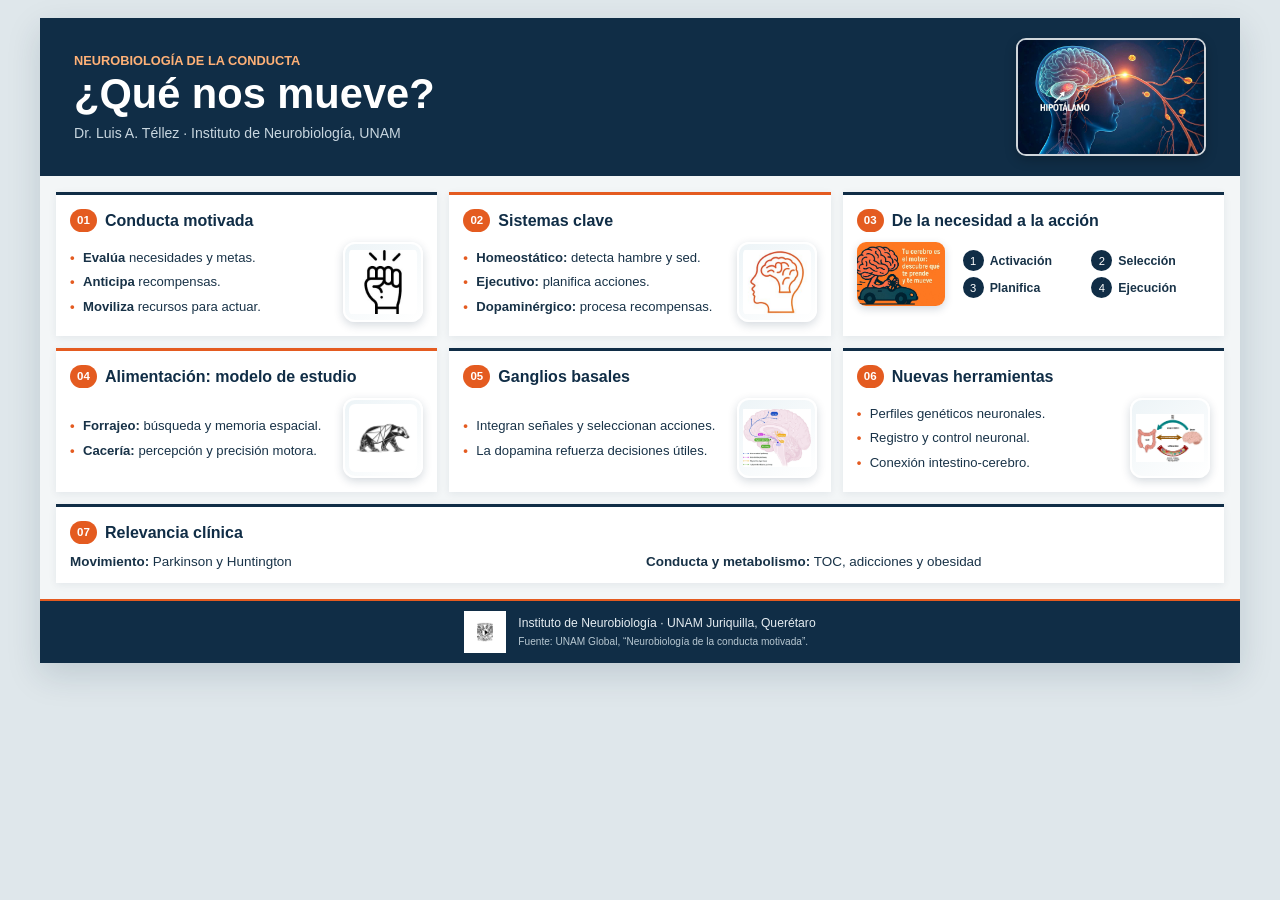
<file: index.html>
<!DOCTYPE html>
<html lang="es">
<head>
  <meta charset="UTF-8">
  <meta name="viewport" content="width=device-width, initial-scale=1.0">
  <title>&iquest;Qu&eacute; nos mueve? | Neurobiolog&iacute;a de la conducta motivada</title>
  <link rel="stylesheet" href="infografia.css">
</head>
<body>
  <main class="infografia-container">
    <header class="header">
      <div class="header-copy">
        <p class="eyebrow">Neurobiolog&iacute;a de la conducta</p>
        <h1>&iquest;Qu&eacute; nos mueve?</h1>
        <p class="autor">Dr. Luis A. T&eacute;llez &middot; Instituto de Neurobiolog&iacute;a, UNAM</p>
      </div>
      <img class="header-image" src="cerebrote.jpeg" alt="Cerebro y v&iacute;as que conectan con el cuerpo">
    </header>
    <div class="grid-container">
      <section class="card">
        <h2 class="card-title"><span class="badge">01</span> Conducta motivada</h2>
        <div class="icon-row">
          <ul class="features-list">
            <li><strong>Eval&uacute;a</strong> necesidades y metas.</li>
            <li><strong>Anticipa</strong> recompensas.</li>
            <li><strong>Moviliza</strong> recursos para actuar.</li>
          </ul>
          <img class="card-image" src="manito.jpeg" alt="Mano que representa la acci&oacute;n">
        </div>
      </section>
      <section class="card destacada">
        <h2 class="card-title"><span class="badge">02</span> Sistemas clave</h2>
        <div class="icon-row">
          <ul class="features-list">
            <li><strong>Homeost&aacute;tico:</strong> detecta hambre y sed.</li>
            <li><strong>Ejecutivo:</strong> planifica acciones.</li>
            <li><strong>Dopamin&eacute;rgico:</strong> procesa recompensas.</li>
          </ul>
          <img class="card-image" src="Cerebro.jpeg" alt="Ilustraci&oacute;n de una cabeza con el cerebro">
        </div>
      </section>
      <section class="card cycle-card">
        <h2 class="card-title"><span class="badge">03</span> De la necesidad a la acci&oacute;n</h2>
        <div class="cycle-layout">
          <img class="cycle-image" src="carrito.jpeg" alt="Cerebro al volante, met&aacute;fora de la conducta">
          <ol class="flujo-container">
            <li><span>1</span><strong>Activaci&oacute;n</strong></li>
            <li><span>2</span><strong>Selecci&oacute;n</strong></li>
            <li><span>3</span><strong>Planifica</strong></li>
            <li><span>4</span><strong>Ejecuci&oacute;n</strong></li>
          </ol>
        </div>
      </section>
      <section class="card destacada">
        <h2 class="card-title"><span class="badge">04</span> Alimentaci&oacute;n: modelo de estudio</h2>
        <div class="icon-row">
          <ul class="features-list">
            <li><strong>Forrajeo:</strong> b&uacute;squeda y memoria espacial.</li>
            <li><strong>Cacer&iacute;a:</strong> percepci&oacute;n y precisi&oacute;n motora.</li>
          </ul>
          <img class="card-image" src="oso.jpeg" alt="Oso en busca de alimento">
        </div>
      </section>
      <section class="card">
        <h2 class="card-title"><span class="badge">05</span> Ganglios basales</h2>
        <div class="icon-row">
          <ul class="features-list">
            <li>Integran se&ntilde;ales y seleccionan acciones.</li>
            <li>La dopamina refuerza decisiones &uacute;tiles.</li>
          </ul>
          <img class="card-image" src="Dopaminergic-pathways-in-the-brain-Dopaminergic-pathways-in-the-brain-include-the.webp" alt="V&iacute;as dopamin&eacute;rgicas del cerebro">
        </div>
      </section>
      <section class="card">
        <h2 class="card-title"><span class="badge">06</span> Nuevas herramientas</h2>
        <div class="icon-row">
          <ul class="features-list">
            <li>Perfiles gen&eacute;ticos neuronales.</li>
            <li>Registro y control neuronal.</li>
            <li>Conexi&oacute;n intestino-cerebro.</li>
          </ul>
          <img class="card-image" src="guts.png" alt="Ilustraci&oacute;n del eje intestino-cerebro">
        </div>
      </section>
      <section class="card clinical-card">
        <h2 class="card-title"><span class="badge">07</span> Relevancia cl&iacute;nica</h2>
        <div class="clinical-list">
          <p><strong>Movimiento:</strong> Parkinson y Huntington</p>
          <p><strong>Conducta y metabolismo:</strong> TOC, adicciones y obesidad</p>
        </div>
      </section>
    </div>
    <footer class="footer">
      <img class="logo-unam" src="logounam.jpeg" alt="Escudo de la UNAM">
      <p>Instituto de Neurobiolog&iacute;a &middot; UNAM Juriquilla, Quer&eacute;taro<br><small>Fuente: UNAM Global, &ldquo;Neurobiolog&iacute;a de la conducta motivada&rdquo;.</small></p>
    </footer>
  </main>
</body>
</html>
</file>
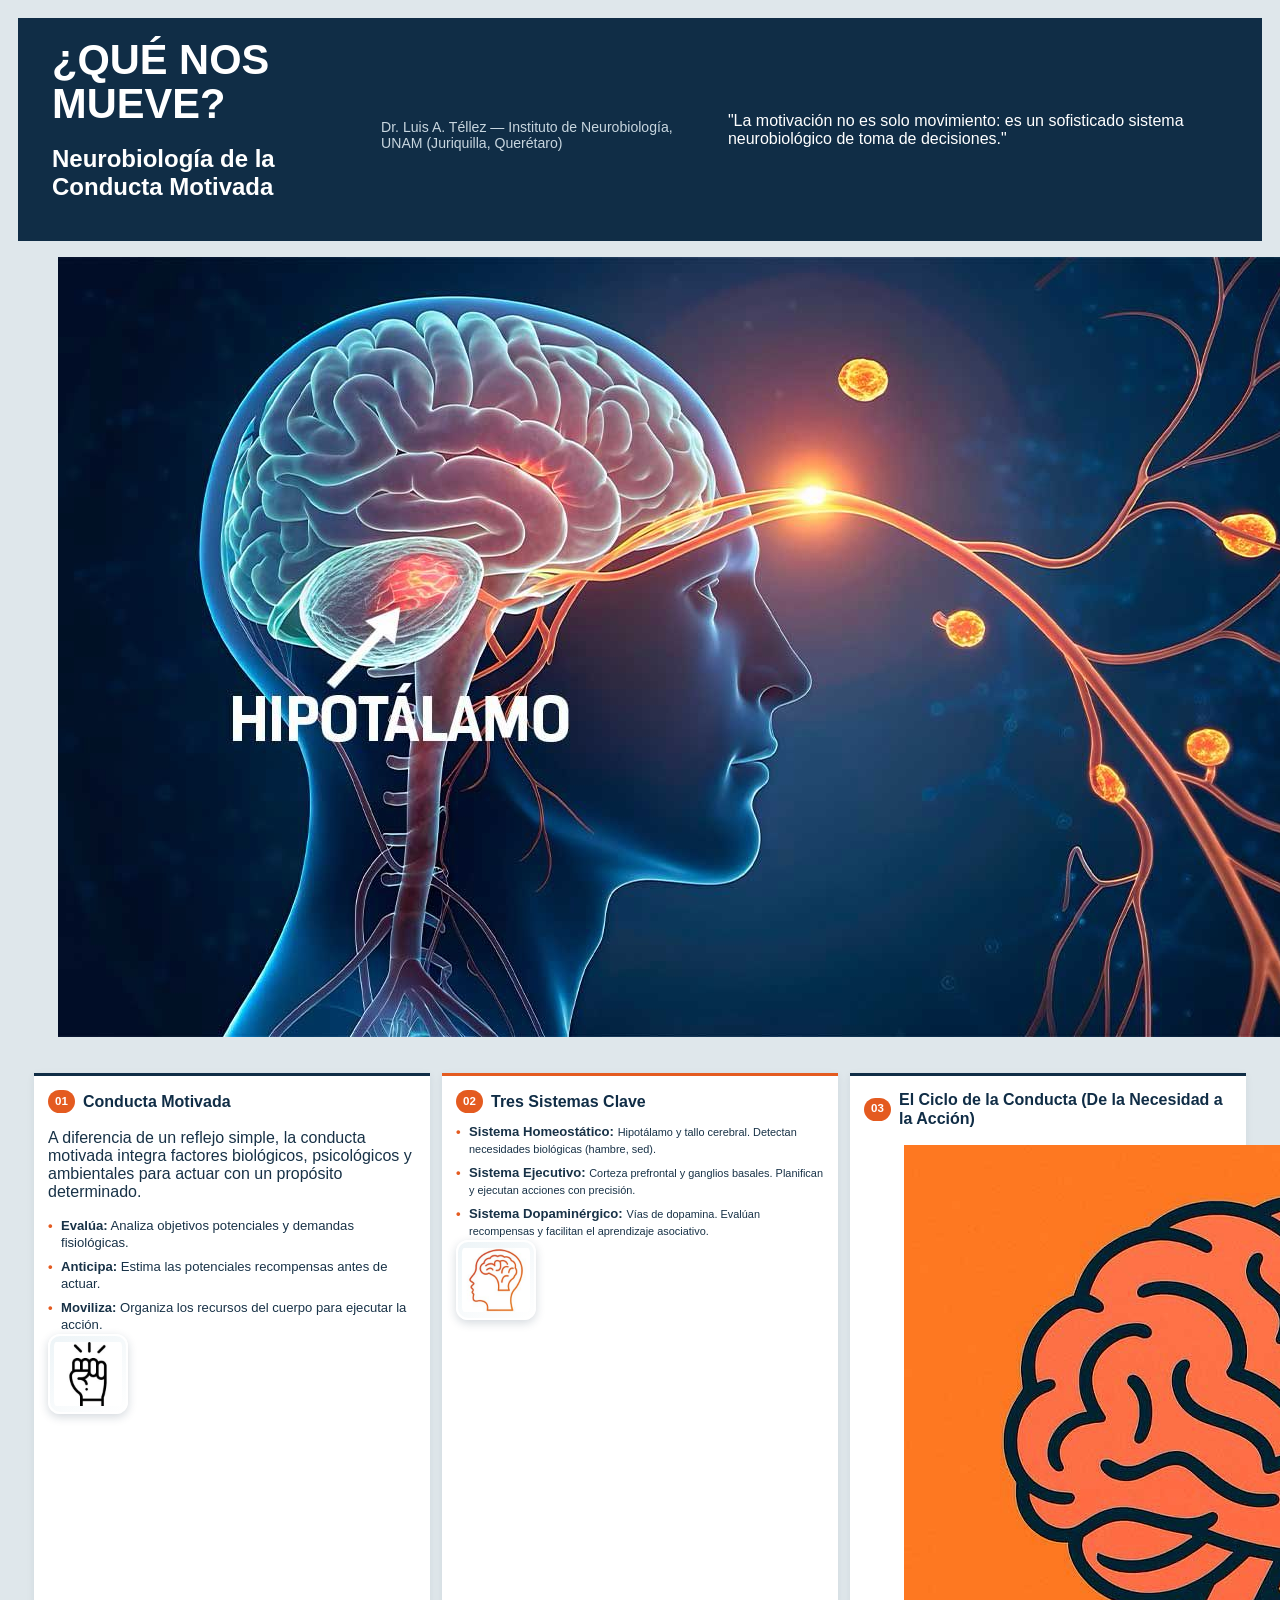
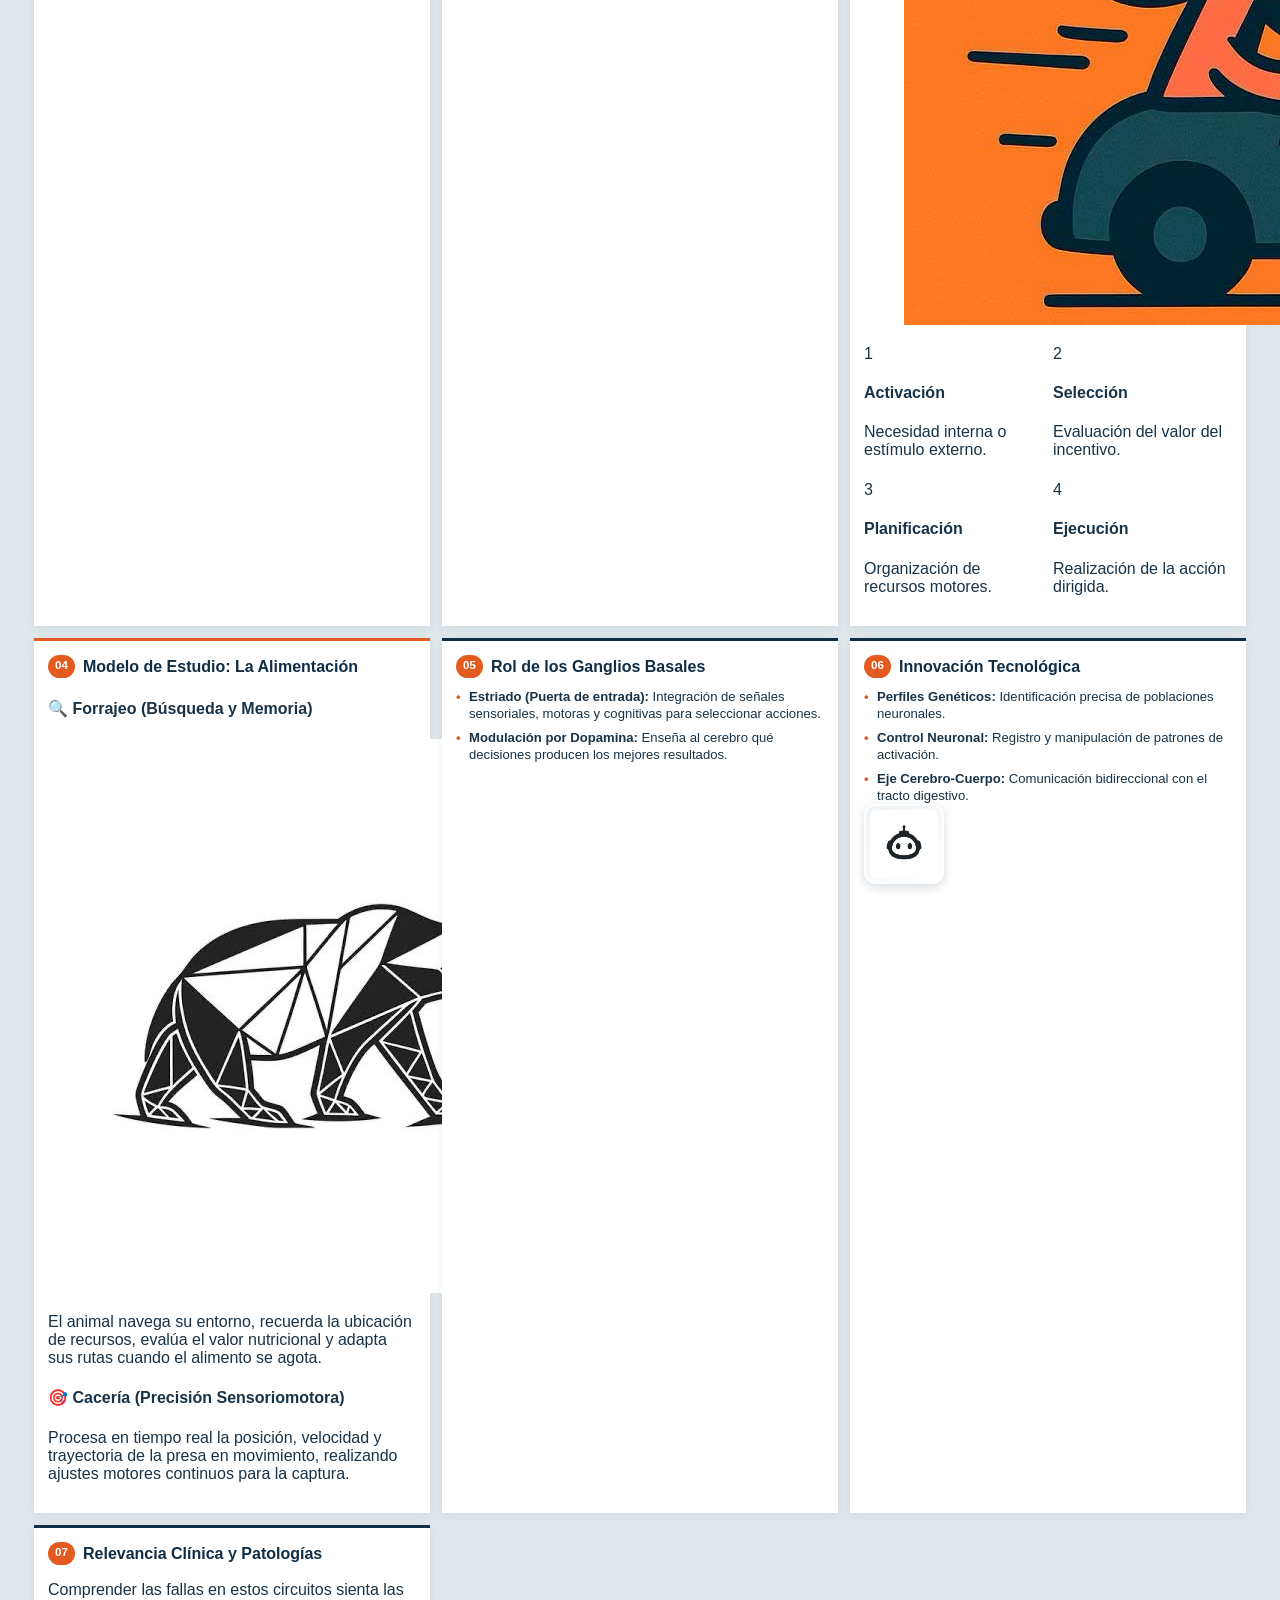
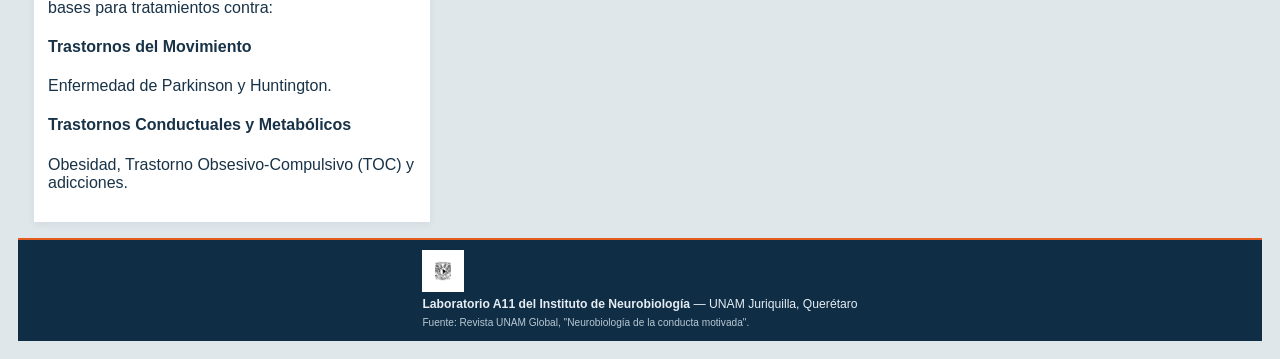
<file: infografia.html>
<!DOCTYPE html>
<html lang="es">
<head>
  <meta charset="UTF-8">
  <meta name="viewport" content="width=device-width, initial-scale=1.0">
  <title>Infografía - Neurobiología de la Conducta Motivada</title>
  <link rel="stylesheet" href="infografia.css">
</head>
<body>

    
    <!-- ENCABEZADO Y CONTEXTO -->
    <header class="header">
      <div class="header-brand">
        <div class="header-titles">
          <h1>¿QUÉ NOS MUEVE?</h1>
          <h2>Neurobiología de la Conducta Motivada</h2>
        </div>
      </div>
      <div class="autor">Dr. Luis A. Téllez — Instituto de Neurobiología, UNAM (Juriquilla, Querétaro)</div>
      <div class="cita-box">
        "La motivación no es solo movimiento: es un sofisticado sistema neurobiológico de toma de decisiones."
      </div>
    </header>

    <figure class="hero-visual">
      <img src="cerebrote.jpeg" alt="Ilustración del cerebro y el hipotálamo, clave en la motivación y la conducta">
    </figure>

    <!-- GRID PRINCIPAL DE CONTENIDOS -->
    <main class="grid-container">

      <!-- SECCIÓN 01 / 02: DEFINICIÓN DE CONDUCTA MOTIVADA -->
      <section class="card">
        <h3 class="card-title"><span class="badge">01</span> Conducta Motivada</h3>
        <p class="intro-text">
          A diferencia de un reflejo simple, la conducta motivada integra factores biológicos, psicológicos y ambientales para actuar con un propósito determinado.
        </p>
        <div class="card-content-with-image">
          <ul class="features-list">
            <li><strong>Evalúa:</strong> Analiza objetivos potenciales y demandas fisiológicas.</li>
            <li><strong>Anticipa:</strong> Estima las potenciales recompensas antes de actuar.</li>
            <li><strong>Moviliza:</strong> Organiza los recursos del cuerpo para ejecutar la acción.</li>
          </ul>
          <img class="card-image" src="manito.jpeg" alt="Mano levantada como símbolo de acción">
        </div>
      </section>

      <!-- SECCIÓN 04: TRES SISTEMAS CEREBRALES CLAVE -->
      <section class="card destacada">
        <h3 class="card-title"><span class="badge">02</span> Tres Sistemas Clave</h3>
        <div class="card-content-with-image">
          <ul class="features-list">
            <li>
              <strong>Sistema Homeostático:</strong>
              <small>Hipotálamo y tallo cerebral. Detectan necesidades biológicas (hambre, sed).</small>
            </li>
            <li>
              <strong>Sistema Ejecutivo:</strong>
              <small>Corteza prefrontal y ganglios basales. Planifican y ejecutan acciones con precisión.</small>
            </li>
            <li>
              <strong>Sistema Dopaminérgico:</strong>
              <small>Vías de dopamina. Evalúan recompensas y facilitan el aprendizaje asociativo.</small>
            </li>
          </ul>
          <img class="card-image" src="Cerebro.jpeg" alt="Ilustración de un cerebro">
        </div>
      </section>

      <!-- SECCIÓN 03 / 05: EL CICLO DE LA CONDUCTA (ANCHO COMPLETO) -->
      <section class="card full-width">
        <h3 class="card-title"><span class="badge">03</span> El Ciclo de la Conducta (De la Necesidad a la Acción)</h3>
        <figure class="cycle-visual">
          <img src="carrito.jpeg" alt="Un cerebro conduce un automóvil, como metáfora de la motivación que impulsa la conducta">
        </figure>
        <div class="flujo-container">
          <div class="flujo-step">
            <div class="num">1</div>
            <h4>Activación</h4>
            <p>Necesidad interna o estímulo externo.</p>
          </div>
          <div class="flujo-step">
            <div class="num">2</div>
            <h4>Selección</h4>
            <p>Evaluación del valor del incentivo.</p>
          </div>
          <div class="flujo-step">
            <div class="num">3</div>
            <h4>Planificación</h4>
            <p>Organización de recursos motores.</p>
          </div>
          <div class="flujo-step">
            <div class="num">4</div>
            <h4>Ejecución</h4>
            <p>Realización de la acción dirigida.</p>
          </div>
        </div>
      </section>

      <!-- SECCIÓN 06 / 07: MODELO DE ALIMENTACIÓN (ANCHO COMPLETO) -->
      <section class="card full-width destacada">
        <h3 class="card-title"><span class="badge">04</span> Modelo de Estudio: La Alimentación</h3>
        <div class="comparativa-grid">
          <div class="comparativa-box">
            <h4>🔍 Forrajeo (Búsqueda y Memoria)</h4>
            <img class="comparativa-image" src="oso.jpeg" alt="Ilustración de un oso buscando alimento">
            <p>
              El animal navega su entorno, recuerda la ubicación de recursos, evalúa el valor nutricional y adapta sus rutas cuando el alimento se agota.
            </p>
          </div>
          <div class="comparativa-box caza">
            <h4>🎯 Cacería (Precisión Sensoriomotora)</h4>
            <p>
              Procesa en tiempo real la posición, velocidad y trayectoria de la presa en movimiento, realizando ajustes motores continuos para la captura.
            </p>
          </div>
        </div>
      </section>

      <!-- SECCIÓN 06: GANGLIOS BASALES -->
      <section class="card">
        <h3 class="card-title"><span class="badge">05</span> Rol de los Ganglios Basales</h3>
        <ul class="features-list">
          <li>
            <strong>Estriado (Puerta de entrada):</strong> Integración de señales sensoriales, motoras y cognitivas para seleccionar acciones.
          </li>
          <li>
            <strong>Modulación por Dopamina:</strong> Enseña al cerebro qué decisiones producen los mejores resultados.
          </li>
        </ul>
      </section>

      <!-- SECCIÓN 07: INNOVACIÓN TECNOLÓGICA -->
      <section class="card">
        <h3 class="card-title"><span class="badge">06</span> Innovación Tecnológica</h3>
        <div class="card-content-with-image">
          <ul class="features-list">
            <li><strong>Perfiles Genéticos:</strong> Identificación precisa de poblaciones neuronales.</li>
            <li><strong>Control Neuronal:</strong> Registro y manipulación de patrones de activación.</li>
            <li><strong>Eje Cerebro-Cuerpo:</strong> Comunicación bidireccional con el tracto digestivo.</li>
          </ul>
          <img class="card-image" src="robot.jpeg" alt="Ilustración de un robot">
        </div>
      </section>

      <!-- SECCIÓN 08 / 10: IMPORTANCIA CLÍNICA (ANCHO COMPLETO) -->
      <section class="card full-width">
        <h3 class="card-title"><span class="badge">07</span> Relevancia Clínica y Patologías</h3>
        <p class="intro-text">
          Comprender las fallas en estos circuitos sienta las bases para tratamientos contra:
        </p>
        <div class="comparativa-grid">
          <div class="comparativa-box">
            <h4>Trastornos del Movimiento</h4>
            <p>Enfermedad de Parkinson y Huntington.</p>
          </div>
          <div class="comparativa-box caza">
            <h4>Trastornos Conductuales y Metabólicos</h4>
            <p>Obesidad, Trastorno Obsesivo-Compulsivo (TOC) y adicciones.</p>
          </div>
        </div>
      </section>

    </main>

    <!-- CIERRE INSTITUCIONAL -->
    <footer class="footer">
      <div class="footer-content">
        <img class="logo-unam" src="logounam.jpeg" alt="Escudo de la Universidad Nacional Autónoma de México">
        <div class="footer-info">
          <p><strong>Laboratorio A11 del Instituto de Neurobiología</strong> — UNAM Juriquilla, Querétaro</p>
          <p class="sources"><small>Fuente: Revista UNAM Global, "Neurobiología de la conducta motivada".</small></p>
        </div>
      </div>
    </footer>

  </div>

</body>
</html>
</file>
<file: infografia.css>
:root{--navy:#102d46;--orange:#e45b20;--paper:#f3f6f7;--ink:#183247;--muted:#627583;--line:#d9e2e7}*{box-sizing:border-box}body{margin:0;padding:18px;background:#dfe7eb;color:var(--ink);font-family:"Segoe UI",Tahoma,Geneva,Verdana,sans-serif}.infografia-container{width:min(100%,1200px);margin:0 auto;overflow:hidden;background:var(--paper);box-shadow:0 12px 32px rgba(16,45,70,.15)}.header{display:flex;min-height:156px;align-items:center;justify-content:space-between;gap:24px;padding:20px 34px;background:var(--navy);color:#fff}.header-copy{min-width:0}.eyebrow{margin:0 0 4px;color:#ffb177;font-size:.8rem;font-weight:700;text-transform:uppercase}.header h1{margin:0;font-size:clamp(1.8rem,4vw,2.6rem);line-height:1.05}.header .autor{margin:10px 0 0;color:#c8d6df;font-size:.88rem}.header-image{width:190px;height:118px;flex:0 0 auto;border:2px solid rgba(255,255,255,.8);border-radius:10px;object-fit:cover;object-position:center 35%;box-shadow:0 4px 12px rgba(0,0,0,.22)}.grid-container{display:grid;grid-template-columns:repeat(3,minmax(0,1fr));gap:12px;padding:16px}.card{min-width:0;padding:14px;border-top:3px solid var(--navy);background:#fff;box-shadow:0 2px 8px rgba(16,45,70,.07)}.card.destacada{border-top-color:var(--orange)}.card-title{display:flex;align-items:center;gap:8px;margin:0 0 10px;color:var(--navy);font-size:1rem;line-height:1.2}.badge{display:inline-grid;width:27px;height:23px;flex:0 0 auto;place-items:center;border-radius:12px;background:var(--orange);color:#fff;font-size:.72rem}.icon-row{display:flex;align-items:center;gap:18px}.features-list{flex:1 1 0;min-width:0;margin:0;padding:0;list-style:none;overflow-wrap:anywhere}.features-list li{position:relative;margin:0 0 7px;padding-left:13px;font-size:.82rem;line-height:1.3}.features-list li:last-child{margin-bottom:0}.features-list li:before{position:absolute;left:0;color:var(--orange);content:"•";font-weight:800}.card-image{width:80px;height:80px;flex:0 0 80px;padding:4px;border:2px solid #fff;border-radius:12px;background:linear-gradient(145deg,#edf4f7,#fff);object-fit:contain;box-shadow:0 3px 10px rgba(16,45,70,.18)}.cycle-layout{display:flex;align-items:center;gap:18px}.cycle-image{width:88px;height:64px;flex:0 0 88px;border-radius:9px;object-fit:cover;box-shadow:0 3px 9px rgba(16,45,70,.18)}.flujo-container{display:grid;flex:1 1 0;grid-template-columns:repeat(2,minmax(0,1fr));gap:6px 10px;margin:0;padding:0;list-style:none}.flujo-container li{display:flex;align-items:center;gap:6px;font-size:.77rem}.flujo-container span{display:inline-grid;width:21px;height:21px;flex:0 0 auto;place-items:center;border-radius:50%;background:var(--navy);color:#fff;font-size:.7rem}.clinical-card{grid-column:span 3}.clinical-list{display:grid;grid-template-columns:1fr 1fr;gap:12px;font-size:.84rem}.clinical-list p{margin:0}.footer{display:flex;align-items:center;justify-content:center;gap:12px;padding:10px 16px;border-top:2px solid var(--orange);background:var(--navy);color:#e5edf2;font-size:.76rem;text-align:left}.footer p{margin:0;line-height:1.5}.footer small{color:#b8c8d2}.logo-unam{width:42px;height:42px;padding:3px;background:#fff;object-fit:contain}@media(max-width:850px){.grid-container{grid-template-columns:repeat(2,minmax(0,1fr))}.clinical-card{grid-column:span 2}.icon-row{gap:16px}}@media(max-width:560px){body{padding:8px}.header{min-height:0;gap:12px;padding:18px}.header-image{width:92px;height:88px}.header .autor{max-width:250px;font-size:.75rem}.grid-container{grid-template-columns:1fr;gap:9px;padding:10px}.clinical-card{grid-column:auto}.clinical-list{grid-template-columns:1fr;gap:6px}}
</file>
